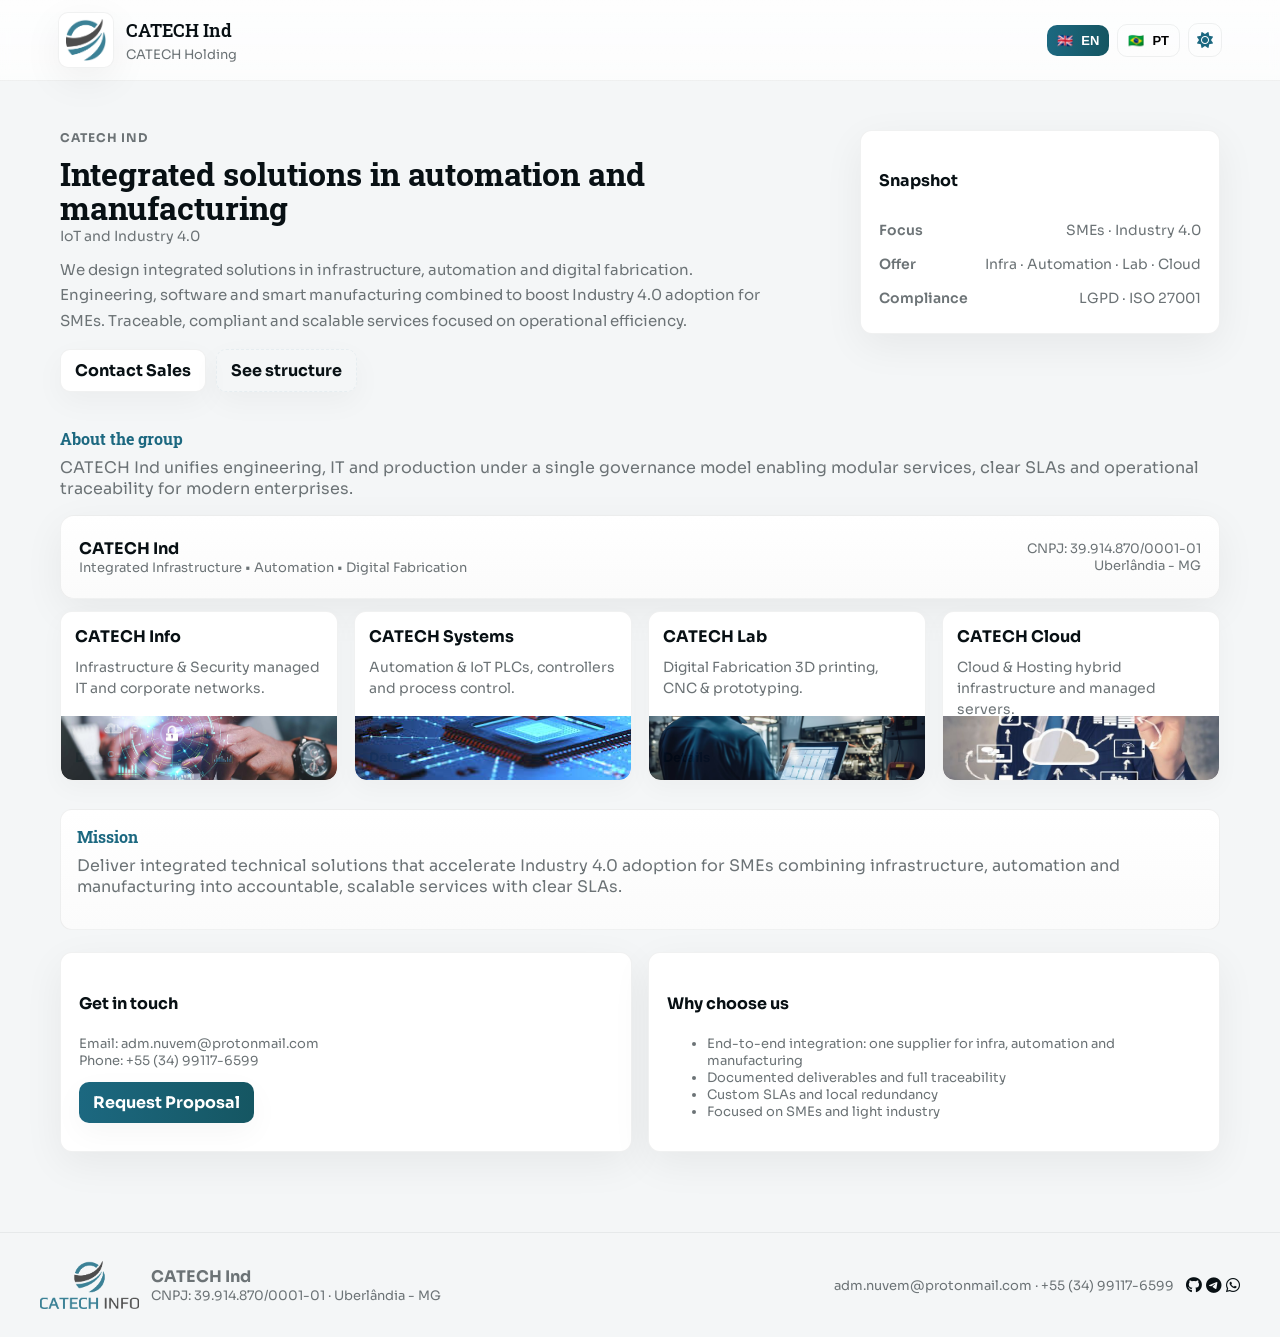
<file: index.html>
<!doctype html>
<html lang="en">
<head>
  <meta charset="utf-8" />
  <meta name="viewport" content="width=device-width,initial-scale=1" />
  <title data-i18n="title">CATECH Ind — Infraestrutura, Automação & Fabricação Digital</title>
  <meta name="description" content="CATECH Ind — soluções integradas para Indústria 4.0: infraestrutura, automação, fabricação digital e cloud. PMEs e indústria leve." />
  <link href="https://fonts.googleapis.com/css2?family=Sora:wght@300;400;600&family=Roboto+Slab:wght@400;600&display=swap" rel="stylesheet">
  <link rel="stylesheet" href="https://cdnjs.cloudflare.com/ajax/libs/font-awesome/6.4.0/css/all.min.css" crossorigin="anonymous" />
  <style>
    :root{
      --bg: #f4f6f7;
      --panel: #ffffff;
      --text: #081014;
      --muted: #6c7376;
      --petrol: #1c6880;
      --petrol-2: #155662;
      --soft-border: rgba(8,16,18,0.06);
      --glass: rgba(28,104,128,0.06);
      --radius: 12px;
      --maxw: 1200px;
      --shadow: 0 12px 40px rgba(6,12,14,0.06);
      --sans: 'Sora', system-ui, -apple-system, "Segoe UI", Roboto, "Helvetica Neue", Arial;
      --serif: 'Roboto Slab', serif;
    }
    body[data-theme="dark"]{
      --bg: #071019;
      --panel: #0c1113;
      --text: #e9f6f6;
      --muted: #97a3a5;
      --soft-border: rgba(255,255,255,0.04);
      --glass: rgba(255,255,255,0.1);
      --shadow: 0 10px 40px rgba(0,0,0,0.6);
    }
    *{box-sizing:border-box}
    html,body{height:100%;margin:0;background:var(--bg);color:var(--text);font-family:var(--sans);-webkit-font-smoothing:antialiased}
    a{color:inherit;text-decoration:none}
    img{max-width:100%;display:block}
    header.site {
      position:fixed;top:0;left:0;right:0;z-index:1400;
      background: linear-gradient(180deg, rgba(255,255,255,0.86), rgba(255,255,255,0.72));
      border-bottom:1px solid var(--soft-border);
      backdrop-filter: blur(6px);
    }
    body[data-theme="dark"] header.site {
      background: linear-gradient(180deg, rgba(7,16,25,0.85), rgba(7,16,25,0.75));
    }
    .header-inner{max-width:var(--maxw);margin:0 auto;padding:12px 18px;display:flex;align-items:center;justify-content:space-between;gap:12px}
    .brand{display:flex;align-items:center;gap:12px}
    .logo{width:56px;height:56px;border-radius:10px;padding:6px;background:var(--panel);border:1px solid var(--soft-border);box-shadow:var(--shadow);display:flex;align-items:center;justify-content:center}
    .logo img{height:100%;width:auto}
    .titles h1{margin:0;font-size:18px;font-family:var(--serif);font-weight:600}
    .titles p{margin:0;color:var(--muted);font-size:13px;margin-top:4px}
    .controls{display:flex;align-items:center;gap:8px}
    .lang-btn{display:inline-flex;align-items:center;gap:8px;padding:8px 10px;border-radius:10px;border:1px solid var(--soft-border);background:transparent;cursor:pointer;font-weight:700;font-size:13px}
    .lang-btn[aria-pressed="true"]{background:linear-gradient(90deg,var(--petrol),var(--petrol-2));color:white;border:0}
    .theme-btn{display:inline-flex;align-items:center;gap:8px;padding:8px;border-radius:10px;border:1px solid var(--soft-border);background:transparent;cursor:pointer;font-weight:700}
    .theme-btn i{font-size:16px;color:var(--petrol)}
    main.container{max-width:var(--maxw);margin:110px auto 60px;padding:20px}
    .hero{display:grid;grid-template-columns:1fr 360px;gap:28px;align-items:start}
    @media (max-width:980px){ .hero{grid-template-columns:1fr} }
    .eyebrow{font-size:12px;color:var(--muted);font-weight:700;text-transform:uppercase;letter-spacing:0.9px}
    .lead-title{font-family:var(--serif);font-size:32px;margin:12px 0 12px;color:var(--text);line-height:1.05}
    .lead-subtitle{color:var(--muted);font-size:14px;margin: -8px 0 12px;line-height:1.2}
    .lead-sub{color:var(--muted);max-width:66ch;line-height:1.7;margin:0 0 16px;font-size:15px}
    .cta-row{display:flex;gap:10px;flex-wrap:wrap}
    .btn{display:inline-flex;align-items:center;gap:10px;padding:10px 14px;border-radius:10px;border:1px solid var(--soft-border);background:var(--panel);font-weight:700;text-decoration:none;box-shadow:0 10px 30px rgba(8,10,10,0.04)}
    .btn.primary{background:linear-gradient(90deg,var(--petrol),var(--petrol-2));color:white;border:0}
    .btn.ghost{background:transparent;border:1px dashed var(--glass)}
    .aside-card{background:var(--panel);border-radius:12px;padding:18px;border:1px solid var(--soft-border);box-shadow:var(--shadow);min-height:170px}
    .meta .row{display:flex;justify-content:space-between;color:var(--muted);font-size:14px;padding:8px 0}
    .meta .row label{color:var(--muted);font-weight:600}
    .section{margin-top:36px}
    .section-title{font-family:var(--serif);color:var(--petrol);font-size:16px;margin:0 0 8px}
    .section-desc{color:var(--muted);margin:0 0 16px}
    .holding{background:linear-gradient(180deg,var(--panel), #fbfbfb);border-radius:14px;padding:18px;border:1px solid var(--soft-border);display:flex;justify-content:space-between;align-items:center;box-shadow:var(--shadow);cursor:pointer;min-height:84px}
    body[data-theme="dark"] .holding {background:linear-gradient(180deg,var(--panel), #1a1f22);}
    .holding .left{display:flex;gap:12px;align-items:center}
    .subs-grid{display:grid;grid-template-columns:repeat(4,1fr);gap:16px;margin-top:14px}
    @media (max-width:1024px){ .subs-grid{grid-template-columns:repeat(2,1fr)} }
    @media (max-width:640px){ .subs-grid{grid-template-columns:1fr} }
    .sub{background:var(--panel);padding:14px;border-radius:12px;border:1px solid var(--soft-border);box-shadow:0 8px 24px rgba(8,10,10,0.03);cursor:pointer;display:flex;flex-direction:column;justify-content:space-between;min-height:170px;position:relative;overflow:hidden}
    .sub .title{font-weight:700;margin-bottom:10px}
    .sub .blurb{color:var(--muted);font-size:14px;line-height:1.5;margin-bottom:8px}
    .sub .cta-small{margin-top:8px;color:var(--petrol);font-weight:700;font-size:13px;display:inline-flex;gap:8px}
    .sub .sub-img{position:absolute;left:0;right:0;bottom:0;height:64px;object-fit:cover;opacity:0.96;border-bottom-left-radius:12px;border-bottom-right-radius:12px;width:100%}
    body[data-theme="dark"] .sub .sub-img {opacity: 0.85;}
    .mission{margin-top:28px;background:linear-gradient(180deg,#ffffff,#fbfbfb);padding:16px;border-radius:12px;border:1px solid var(--soft-border)}
    body[data-theme="dark"] .mission {background:linear-gradient(180deg,#0c1113,#1a1f22);}
    .mission h4{margin:0;font-family:var(--serif);color:var(--petrol)}
    .mission p{color:var(--muted);margin-top:8px}
    .grid-2{display:grid;grid-template-columns:1fr 1fr;gap:16px}
    @media (max-width:800px){ .grid-2{grid-template-columns:1fr} }
    footer.site{margin-top:44px;padding:28px 18px;border-top:1px solid var(--soft-border);background:var(--bg)}
    .footer-inner{max-width:var(--maxw);margin:0 auto;display:flex;justify-content:space-between;align-items:center;gap:12px;flex-wrap:wrap}
    .footer-left{display:flex;gap:12px;align-items:center;color:var(--muted)}
    .footer-left img{height:48px;width:auto}
    .footer-right{display:flex;align-items:center;gap:12px}
    .modal-backdrop{position:fixed;inset:0;display:none;align-items:center;justify-content:center;background:rgba(6,8,9,0.5);z-index:1600;padding:20px}
    body[data-theme="dark"] .modal-backdrop {background: rgba(0,0,0,0.7);}
    .modal{width:100%;max-width:860px;background:var(--panel);padding:20px;border-radius:12px;border:1px solid var(--soft-border);box-shadow:0 40px 120px rgba(8,10,10,0.12)}
    .modal h3{margin:0 0 8px;font-family:var(--serif)}
    .modal p{color:var(--muted);line-height:1.6}
    .modal .close{position:absolute;right:18px;top:14px;background:transparent;border:none;font-size:20px;cursor:pointer;color:var(--muted)}
    .small{font-size:13px;color:var(--muted)}
    .visually-hidden{position:absolute;left:-9999px;top:auto;width:1px;height:1px;overflow:hidden}
    .btn:hover {transform: translateY(-2px); transition: transform 0.2s ease;}
    .sub:hover, .holding:hover {box-shadow: 0 12px 40px rgba(6,12,14,0.12); transition: box-shadow 0.2s ease;}
    body[data-theme="dark"] .sub:hover, body[data-theme="dark"] .holding:hover {box-shadow: 0 12px 40px rgba(0,0,0,0.8);}
  </style>
</head>
<body data-theme="light">
  <header class="site" role="banner" aria-label="Top bar">
    <div class="header-inner">
      <div class="brand" role="img" aria-label="CATECH logo">
        <div class="logo"><img src="logo.png" alt="CATECH logo"></div>
        <div class="titles">
          <h1 data-i18n="brand_main">CATECH Ind</h1>
          <p data-i18n="brand_sub" class="small muted">CATECH Holding</p>
        </div>
      </div>
      <div class="controls" role="navigation" aria-label="Top controls">
        <button class="lang-btn" id="btn-en" aria-pressed="true" data-lang="en"><span aria-hidden="true">🇬🇧</span> EN</button>
        <button class="lang-btn" id="btn-pt" aria-pressed="false" data-lang="pt"><span aria-hidden="true">🇧🇷</span> PT</button>
        <button class="theme-btn" id="theme-toggle" aria-pressed="false" title="Toggle theme"><i class="fa-solid fa-sun"></i><span class="visually-hidden">Toggle theme</span></button>
      </div>
    </div>
  </header>
  <main class="container" id="main">
    <section class="hero" aria-labelledby="lead-title">
      <div class="hero-left">
        <div class="eyebrow" data-i18n="eyebrow">CATECH Ind</div>
        <h2 class="lead-title" id="lead-title" data-i18n="lead_title">Integrated engineering for Industry 4.0</h2>
        <p class="lead-subtitle" data-i18n="lead_subtitle">IoT and Industry 4.0</p>
        <p class="lead-sub" id="lead-sub" data-i18n-html="lead_sub">
          We design integrated solutions in infrastructure, automation and digital fabrication. Engineering, software and smart manufacturing combined to boost Industry 4.0 adoption for SMEs. Traceable, compliant and scalable services focused on operational efficiency.
        </p>
        <div class="cta-row" role="group" aria-label="Primary actions">
          <a class="btn" id="btn-contact" href="mailto:adm.nuvem@protonmail.com" data-i18n="btn_contact">Contact Sales</a>
          <a class="btn ghost" id="btn-structure" href="#organogram" data-i18n="btn_structure">See structure</a>
        </div>
      </div>
      <aside class="aside-card" aria-labelledby="snapshot-title">
        <h4 id="snapshot-title" data-i18n="snapshot_title">Snapshot</h4>
        <div class="meta" role="list">
          <div class="row"><label data-i18n="meta_focus_label">Focus</label><span id="meta-focus" data-i18n="meta_focus">SMEs · Industry 4.0</span></div>
          <div class="row"><label data-i18n="meta_offer_label">Offer</label><span id="meta-offer" data-i18n="meta_offer">Infrastructure · Automation · Lab · Cloud</span></div>
          <div class="row"><label data-i18n="meta_comp_label">Compliance</label><span id="meta-comp" data-i18n="meta_comp">LGPD · ISO 27001</span></div>
        </div>
      </aside>
    </section>
    <section class="section" id="organogram" aria-label="Organizational structure">
      <h3 class="section-title" data-i18n="about_title">About the group</h3>
      <p class="section-desc" id="about-desc" data-i18n="about_desc">CATECH Ind unifies engineering, IT and production under a single governance model enabling modular services, clear SLAs and operational traceability for modern enterprises.</p>
      <div style="margin-top:12px">
        <div class="holding" id="holding-block" tabindex="0" role="button" aria-label="Open CATECH Ind details">
          <div class="left">
            <div style="display:flex;flex-direction:column">
              <strong id="holding-name" data-i18n="holding_name">CATECH Ind</strong>
              <div class="muted small" id="holding-sub" data-i18n="holding_sub">Integrated Infrastructure • Automation • Digital Fabrication</div>
            </div>
          </div>
          <div style="text-align:right" class="small muted">
            <div id="holding-cnpj" data-i18n="holding_cnpj">CNPJ: 39.914.870/0001-01</div>
            <div id="holding-city" data-i18n="holding_city">Uberlândia - MG</div>
          </div>
        </div>
        <div class="subs-grid" role="list" aria-label="Subsidiaries list" style="margin-top:12px">
          <div class="sub" data-key="info" tabindex="0" role="button" aria-label="Open CATECH Info details">
            <div>
              <div class="title" id="info-title" data-i18n="sub_info_title">CATECH Info</div>
              <div class="blurb" id="info-blurb" data-i18n="sub_info_blurb">Infrastructure, security and managed IT services for corporate clients.</div>
            </div>
            <div class="cta-small" data-i18n="details">Details <i class="fa-solid fa-arrow-up-right-from-square" style="margin-left:6px"></i></div>
            <img src="subsid1.jpg" alt="" class="sub-img" aria-hidden="true">
          </div>
          <div class="sub" data-key="systems" tabindex="0" role="button" aria-label="Open CATECH Systems details">
            <div>
              <div class="title" id="systems-title" data-i18n="sub_systems_title">CATECH Systems</div>
              <div class="blurb" id="systems-blurb" data-i18n="sub_systems_blurb">Automation, PLCs and IoT solutions to optimize operations.</div>
            </div>
            <div class="cta-small" data-i18n="details">Details <i class="fa-solid fa-arrow-up-right-from-square" style="margin-left:6px"></i></div>
            <img src="subsid2.jpg" alt="" class="sub-img" aria-hidden="true">
          </div>
          <div class="sub" data-key="lab" tabindex="0" role="button" aria-label="Open CATECH Lab details">
            <div>
              <div class="title" id="lab-title" data-i18n="sub_lab_title">CATECH Lab</div>
              <div class="blurb" id="lab-blurb" data-i18n="sub_lab_blurb">Digital fabrication: 3D printing, CNC & prototyping.</div>
            </div>
            <div class="cta-small" data-i18n="details">Details <i class="fa-solid fa-arrow-up-right-from-square" style="margin-left:6px"></i></div>
            <img src="subsid3.jpg" alt="" class="sub-img" aria-hidden="true">
          </div>
          <div class="sub" data-key="cloud" tabindex="0" role="button" aria-label="Open CATECH Cloud details">
            <div>
              <div class="title" id="cloud-title" data-i18n="sub_cloud_title">CATECH Cloud</div>
              <div class="blurb" id="cloud-blurb" data-i18n="sub_cloud_blurb">Hybrid cloud, VPS and managed hosting with local redundancy.</div>
            </div>
            <div class="cta-small" data-i18n="details">Details <i class="fa-solid fa-arrow-up-right-from-square" style="margin-left:6px"></i></div>
            <img src="subsid4.jpg" alt="" class="sub-img" aria-hidden="true">
          </div>
        </div>
      </div>
    </section>
    <section class="mission" aria-labelledby="mission-title">
      <h4 id="mission-title" data-i18n="mission_title">Mission</h4>
      <p id="mission-text" data-i18n-html="mission_text" class="muted">
      </p>
    </section>
    <section style="margin-top:22px" aria-label="Contact and CTA">
      <div class="grid-2">
        <div class="aside-card">
          <h4 data-i18n="getintouch_title">Get in touch</h4>
          <p class="muted small" id="getintouch-text" data-i18n-html="getintouch_text">
            Email: <a href="mailto:adm.nuvem@protonmail.com">adm.nuvem@protonmail.com</a><br>
            Phone: <a href="tel:+5534991176599">+55 (34) 99117-6599</a>
          </p>
          <div style="margin-top:12px">
            <a class="btn primary" id="btn-proposal-2" href="mailto:adm.nuvem@protonmail.com" data-i18n="btn_proposal">Request Proposal</a>
          </div>
        </div>
        <div class="aside-card">
          <h4 data-i18n="why_choose_title">Why choose us</h4>
          <ul id="why-choose-list" class="muted small">
          </ul>
        </div>
      </div>
    </section>
  </main>
  <footer class="site" role="contentinfo" aria-label="Footer">
    <div class="footer-inner">
      <div class="footer-left">
        <img src="footer.png" alt="CATECH footer logo">
        <div>
          <div style="font-weight:700" data-i18n="footer_name">CATECH Ind</div>
          <div class="small muted" id="footer-meta" data-i18n="footer_meta">CNPJ: 39.914.870/0001-01 · Uberlândia - MG</div>
        </div>
      </div>
      <div class="footer-right">
        <div class="small muted" id="footer-contact">
          <a href="mailto:adm.nuvem@protonmail.com">adm.nuvem@protonmail.com</a> · <a href="tel:+5534991176599">+55 (34) 99117-6599</a>
        </div>
        <div class="social">
          <a href="https://github.com/Hitice" target="_blank" rel="noopener" aria-label="GitHub"><i class="fa-brands fa-github"></i></a>
          <a href="https://t.me/Hitice" target="_blank" rel="noopener" aria-label="Telegram"><i class="fa-brands fa-telegram"></i></a>
          <a href="https://wa.me/5534991176599" target="_blank" rel="noopener" aria-label="WhatsApp"><i class="fa-brands fa-whatsapp"></i></a>
        </div>
      </div>
    </div>
  </footer>
  <div class="modal-backdrop" id="modal" aria-hidden="true" role="dialog" aria-modal="true">
    <div class="modal" role="document" aria-labelledby="modal-title">
      <button class="close" id="modal-close" aria-label="Close">&times;</button>
      <h3 id="modal-title">Title</h3>
      <p id="modal-intro" class="muted">Intro</p>
      <div id="modal-details"></div>
      <div id="modal-footer" class="small muted" style="margin-top:14px"></div>
    </div>
  </div>
  <script>
    (function(){
      const CONTENT = {
        en: {
          brand_main: "CATECH Ind",
          brand_sub: "CATECH Holding",
          eyebrow: "CATECH Ind",
          lead_title: "Integrated solutions in automation and manufacturing",
          lead_subtitle: "IoT and Industry 4.0",
          lead_sub: "We design integrated solutions in infrastructure, automation and digital fabrication. Engineering, software and smart manufacturing combined to boost Industry 4.0 adoption for SMEs. Traceable, compliant and scalable services focused on operational efficiency.",
          snapshot_title: "Snapshot",
          meta_focus_label: "Focus",
          meta_focus: "SMEs · Industry 4.0",
          meta_offer_label: "Offer",
          meta_offer: "Infra · Automation · Lab · Cloud",
          meta_comp_label: "Compliance",
          meta_comp: "LGPD · ISO 27001",
          about_title: "About the group",
          about_desc: "CATECH Ind unifies engineering, IT and production under a single governance model enabling modular services, clear SLAs and operational traceability for modern enterprises.",
          holding_name: "CATECH Ind",
          holding_sub: "Integrated Infrastructure • Automation • Digital Fabrication",
          holding_cnpj: "CNPJ: 39.914.870/0001-01",
          holding_city: "Uberlândia - MG",
          mission_title: "Mission",
          mission_text: "Deliver integrated technical solutions that accelerate Industry 4.0 adoption for SMEs combining infrastructure, automation and manufacturing into accountable, scalable services with clear SLAs.",
          why_choose_title: "Why choose us",
          why_list: [
            "End-to-end integration: one supplier for infra, automation and manufacturing",
            "Documented deliverables and full traceability",
            "Custom SLAs and local redundancy",
            "Focused on SMEs and light industry"
          ],
          btn_proposal: "Request Proposal",
          btn_contact: "Contact Sales",
          btn_structure: "See structure",
          details: "Details",
          getintouch_title: "Get in touch",
          getintouch_text: 'Email: <a href="mailto:adm.nuvem@protonmail.com">adm.nuvem@protonmail.com</a><br>Phone: <a href="tel:+5534991176599">+55 (34) 99117-6599</a>',
          footer_name: "CATECH Ind",
          footer_meta: "CNPJ: 39.914.870/0001-01 · Uberlândia - MG",
          subs: {
            holding: { title:"CATECH Ind", intro:"A unified industrial group combining engineering, IT and production.", details:"<p><strong>Model:</strong> Centralized governance and modular subsidiaries offering end-to-end solutions with traceability and SLA-backed services.</p><p><strong>Market Fit:</strong> SMEs seeking turnkey Industry 4.0 adoption with lower vendor complexity and regulatory compliance.</p>", footer:"CNPJ: 39.914.870/0001-01 · Uberlândia - MG" },
            info: { title:"CATECH Info", intro:"Infrastructure & Security managed IT and corporate networks.", details:"<p><strong>Services:</strong> Network design, Linux/Windows servers, backups, VPNs, security monitoring, LGPD compliance and SLA operations.</p><p><strong>Clients:</strong> SMEs, healthcare, professional services.</p>", footer:"Contact: adm.nuvem@protonmail.com" },
            systems: { title:"CATECH Systems", intro:"Automation & IoT PLCs, controllers and process control.", details:"<p><strong>Services:</strong> PLC programming, sensor networks, industrial automation, telemetry and integration with enterprise systems.</p><p><strong>Approach:</strong> Modular designs, on-site integration and long-term support.</p>", footer:"On-site integration and commissioning" },
            lab: { title:"CATECH Lab", intro:"Digital Fabrication 3D printing, CNC & prototyping.", details:"<p><strong>Capabilities:</strong> High-precision 3D printing, CNC machining, prototyping and small-batch manufacturing with engineering support.</p><p><strong>Use cases:</strong> Medical/dental parts, industrial prototypes, custom mechanical components.</p>", footer:"Prototyping & small-batch production" },
            cloud: { title:"CATECH Cloud", intro:"Cloud & Hosting hybrid infrastructure and managed servers.", details:"<p><strong>Services:</strong> Private/hybrid cloud, VPS, backups, managed hosting with local redundancy and enterprise monitoring.</p><p><strong>Benefits:</strong> Data sovereignty, resilience and improved RTO/RPO.</p>", footer:"Hybrid hosting with local redundancy" }
          }
        },
        pt: {
          brand_main: "CATECH Ind",
          brand_sub: "CATECH Holding",
          eyebrow: "CATECH Ind",
          lead_title: "Soluções integradas em automação e manufatura",
          lead_subtitle: "IoT e Indústria 4.0",
          lead_sub: "Desenvolvemos soluções integradas em infraestrutura, automação e fabricação digital. Engenharia, software e manufatura inteligente combinados para impulsionar a Indústria 4.0 em PMEs. Serviços rastreáveis, conformes e escaláveis, com foco em eficiência operacional.",
          snapshot_title: "Resumo",
          meta_focus_label: "Foco",
          meta_focus: "PMEs · Indústria 4.0",
          meta_offer_label: "Oferta",
          meta_offer: "Infra · Automação · Lab · Nuvem",
          meta_comp_label: "Conformidade",
          meta_comp: "LGPD · ISO 27001",
          about_title: "Sobre o grupo",
          about_desc: "A CATECH Ind reúne engenharia, TI e produção em um modelo de governança único permitindo serviços modulares, SLAs claros e rastreabilidade operacional para empresas modernas.",
          holding_name: "CATECH Ind",
          holding_sub: "Infraestrutura Integrada • Automação • Fabricação Digital",
          holding_cnpj: "CNPJ: 39.914.870/0001-01",
          holding_city: "Uberlândia - MG",
          mission_title: "Missão",
          mission_text: "Entregar soluções técnicas integradas que acelerem a adoção da Indústria 4.0 em PMEs combinando infraestrutura, automação e manufatura em serviços escaláveis e responsáveis, com SLAs claros.",
          why_choose_title: "Por que nos escolher",
          why_list: [
            "Integração ponta a ponta: único fornecedor para infraestrutura, automação e fabricação",
            "Entregas documentadas e rastreabilidade completa",
            "SLAs personalizados e redundância local",
            "Foco em PMEs e indústria leve"
          ],
          btn_proposal: "Solicitar Proposta",
          btn_contact: "Contato Comercial",
          btn_structure: "Ver estrutura",
          details: "Detalhes",
          getintouch_title: "Fale conosco",
          getintouch_text: 'Email: <a href="mailto:adm.nuvem@protonmail.com">adm.nuvem@protonmail.com</a><br>Telefone: <a href="tel:+5534991176599">+55 (34) 99117-6599</a>',
          footer_name: "CATECH Ind",
          footer_meta: "CNPJ: 39.914.870/0001-01 · Uberlândia - MG",
          subs: {
            holding: { title:"CATECH Ind", intro:"Grupo industrial unificado que combina engenharia, TI e produção.", details:"<p><strong>Modelo:</strong> Governança centralizada e subsidiárias modulares que entregam soluções ponta-a-ponta com rastreabilidade e serviços respaldados por SLA.</p><p><strong>Adequação:</strong> PMEs que buscam adoção turnkey da Indústria 4.0 com menor complexidade de fornecedores e conformidade regulatória.</p>", footer:"CNPJ: 39.914.870/0001-01 · Uberlândia - MG" },
            info: { title:"CATECH Info", intro:"Infraestrutura & Segurança TI gerenciada e redes corporativas.", details:"<p><strong>Serviços:</strong> Projetos de rede, servidores Linux/Windows, backups, VPNs, monitoramento de segurança, conformidade LGPD e operações em SLA.</p><p><strong>Clientes:</strong> PMEs, saúde e serviços profissionais.</p>", footer:"Contato: adm.nuvem@protonmail.com" },
            systems: { title:"CATECH Systems", intro:"Automação & IoT CLPs, controladores e controle de processos.", details:"<p><strong>Serviços:</strong> Programação de CLPs, redes de sensores, automação industrial, telemetria e integração com sistemas corporativos.</p><p><strong>Abordagem:</strong> Designs modulares, integração in loco e suporte de longo prazo.</p>", footer:"Integração e comissionamento in loco" },
            lab: { title:"CATECH Lab", intro:"Fabricação Digital impressão 3D, CNC e prototipagem.", details:"<p><strong>Capacidades:</strong> Impressão 3D de alta precisão, usinagem CNC, prototipagem e produção em pequenos lotes com suporte de engenharia.</p><p><strong>Casos:</strong> Peças médicas/odontológicas, protótipos industriais e componentes mecânicos sob medida.</p>", footer:"Prototipagem e produção em pequenos lotes" },
            cloud: { title:"CATECH Cloud", intro:"Cloud & Hospedagem infraestrutura híbrida e servidores gerenciados.", details:"<p><strong>Serviços:</strong> Nuvem privada/híbrida, VPS, backups, hospedagem gerenciada com redundância local e monitoramento empresarial.</p><p><strong>Benefícios:</strong> Soberania de dados, resiliência e RTO/RPO otimizados.</p>", footer:"Hospedagem híbrida com redundância local" }
          }
        }
      };
      const refs = {
        btnEN: document.getElementById('btn-en'),
        btnPT: document.getElementById('btn-pt'),
        themeBtn: document.getElementById('theme-toggle'),
        body: document.body,
        modalWrap: document.getElementById('modal'),
        modalTitle: document.getElementById('modal-title'),
        modalIntro: document.getElementById('modal-intro'),
        modalDetails: document.getElementById('modal-details'),
        modalFooter: document.getElementById('modal-footer'),
        modalClose: document.getElementById('modal-close'),
        subs: document.querySelectorAll('.sub'),
        holding: document.getElementById('holding-block')
      };
      let LANG = localStorage.getItem('catech_lang') || 'en';
      let THEME = localStorage.getItem('catech_theme') || 'light';
      function translateAll(lang) {
        if (!CONTENT[lang]) lang = 'en';
        const pack = CONTENT[lang];
        document.querySelectorAll('[data-i18n]').forEach(el => {
          const key = el.getAttribute('data-i18n');
          if (pack[key] !== undefined) el.textContent = pack[key];
        });
        document.querySelectorAll('[data-i18n-html]').forEach(el => {
          const key = el.getAttribute('data-i18n-html');
          if (pack[key] !== undefined) el.innerHTML = pack[key];
        });
        const m = pack.mission_text || pack.mission;
        if (m) {
          const missionNode = document.getElementById('mission-text');
          missionNode.textContent = m;
        }
        const whyChooseList = document.getElementById('why-choose-list');
        whyChooseList.innerHTML = (pack.why_list || pack.why || []).map(i => `<li>${i}</li>`).join('');
        const subs = ['info','systems','lab','cloud','holding'];
        subs.forEach(k => {
          const s = pack.subs && pack.subs[k];
          if (!s) return;
          if (k === 'holding') {
            const hn = document.getElementById('holding-name');
            const hs = document.getElementById('holding-sub');
            if (hn) hn.textContent = s.title;
            if (hs) hs.textContent = pack.holding_sub || s.title;
          } else {
            const title = document.getElementById(k + '-title');
            const blurb = document.getElementById(k + '-blurb');
            if (title) title.textContent = s.title;
            if (blurb) blurb.textContent = s.intro;
          }
        });
        const footerMeta = document.getElementById('footer-meta');
        if (footerMeta) footerMeta.textContent = pack.footer_meta || pack.subs.holding.footer;
        const aboutDesc = document.getElementById('about-desc');
        if (aboutDesc) aboutDesc.textContent = pack.about_desc || '';
        const btns = [
          {id:'btn-proposal-2', key:'btn_proposal'},
          {id:'btn-contact', key:'btn_contact'},
          {id:'btn-structure', key:'btn_structure'}
        ];
        btns.forEach(b => {
          const el = document.getElementById(b.id);
          if (el && pack[b.key]) el.textContent = pack[b.key];
        });
        const metaFocus = document.getElementById('meta-focus');
        const metaOffer = document.getElementById('meta-offer');
        const metaComp = document.getElementById('meta-comp');
        if (metaFocus) metaFocus.textContent = pack.meta_focus;
        if (metaOffer) metaOffer.textContent = pack.meta_offer;
        if (metaComp) metaComp.textContent = pack.meta_comp;
        const leadTitle = document.getElementById('lead-title');
        const leadSub = document.getElementById('lead-sub');
        if (leadTitle) leadTitle.textContent = pack.lead_title;
        if (leadSub) leadSub.textContent = pack.lead_sub;
        const getintouchText = document.getElementById('getintouch-text');
        if (getintouchText) getintouchText.innerHTML = pack.getintouch_text || '';
        document.querySelectorAll('.lang-btn').forEach(btn => {
          btn.setAttribute('aria-pressed', btn.dataset.lang === lang ? 'true' : 'false');
        });
        LANG = lang;
        localStorage.setItem('catech_lang', lang);
      }
      function applyTheme(t) {
        THEME = t === 'dark' ? 'dark' : 'light';
        document.body.setAttribute('data-theme', THEME);
        localStorage.setItem('catech_theme', THEME);
        const ic = document.getElementById('theme-toggle');
        if (THEME === 'dark') ic.innerHTML = '<i class="fa-solid fa-moon"></i>';
        else ic.innerHTML = '<i class="fa-solid fa-sun"></i>';
        ic.setAttribute('aria-pressed', THEME === 'dark');
      }
      function openModal(key){
        const pack = CONTENT[LANG];
        const entry = pack && pack.subs && pack.subs[key];
        if (!entry) return;
        refs.modalTitle.innerHTML = entry.title;
        refs.modalIntro.innerHTML = entry.intro;
        refs.modalDetails.innerHTML = entry.details;
        refs.modalFooter.innerHTML = entry.footer || '';
        refs.modalWrap.style.display = 'flex';
        refs.modalWrap.setAttribute('aria-hidden','false');
        document.body.style.overflow = 'hidden';
        refs.modalClose.focus();
      }
      function closeModal(){
        refs.modalWrap.style.display = 'none';
        refs.modalWrap.setAttribute('aria-hidden','true');
        document.body.style.overflow = '';
        refs.modalTitle.innerHTML = '';
        refs.modalIntro.innerHTML = '';
        refs.modalDetails.innerHTML = '';
        refs.modalFooter.innerHTML = '';
      }
      refs.btnEN.addEventListener('click', () => translateAll('en'));
      refs.btnPT.addEventListener('click', () => translateAll('pt'));
      refs.themeBtn.addEventListener('click', () => {
        applyTheme(document.body.getAttribute('data-theme') === 'dark' ? 'light' : 'dark');
      });
      document.querySelectorAll('.sub').forEach(s => {
        s.addEventListener('click', () => openModal(s.dataset.key));
        s.addEventListener('keydown', e => { if (e.key === 'Enter' || e.key === ' ') openModal(s.dataset.key); });
      });
      refs.holding.addEventListener('click', () => openModal('holding'));
      refs.holding.addEventListener('keydown', e => { if (e.key === 'Enter' || e.key === ' ') openModal('holding'); });
      refs.modalClose.addEventListener('click', closeModal);
      refs.modalWrap.addEventListener('click', (e) => { if (e.target === refs.modalWrap) closeModal(); });
      document.addEventListener('keydown', (e) => { if (e.key === 'Escape') closeModal(); });
      try { translateAll(LANG); } catch(e) { translateAll('en'); }
      try { applyTheme(THEME); } catch(e) { applyTheme('light'); }
      document.addEventListener('keydown', function onFirstTab(e) {
        if (e.key === 'Tab') {
          document.documentElement.classList.add('user-is-tabbing');
          window.removeEventListener('keydown', onFirstTab);
        }
      });
      window.CATECH = { translateAll, applyTheme, openModal, closeModal };
    })();
  </script>
</body>
</html>
</file>
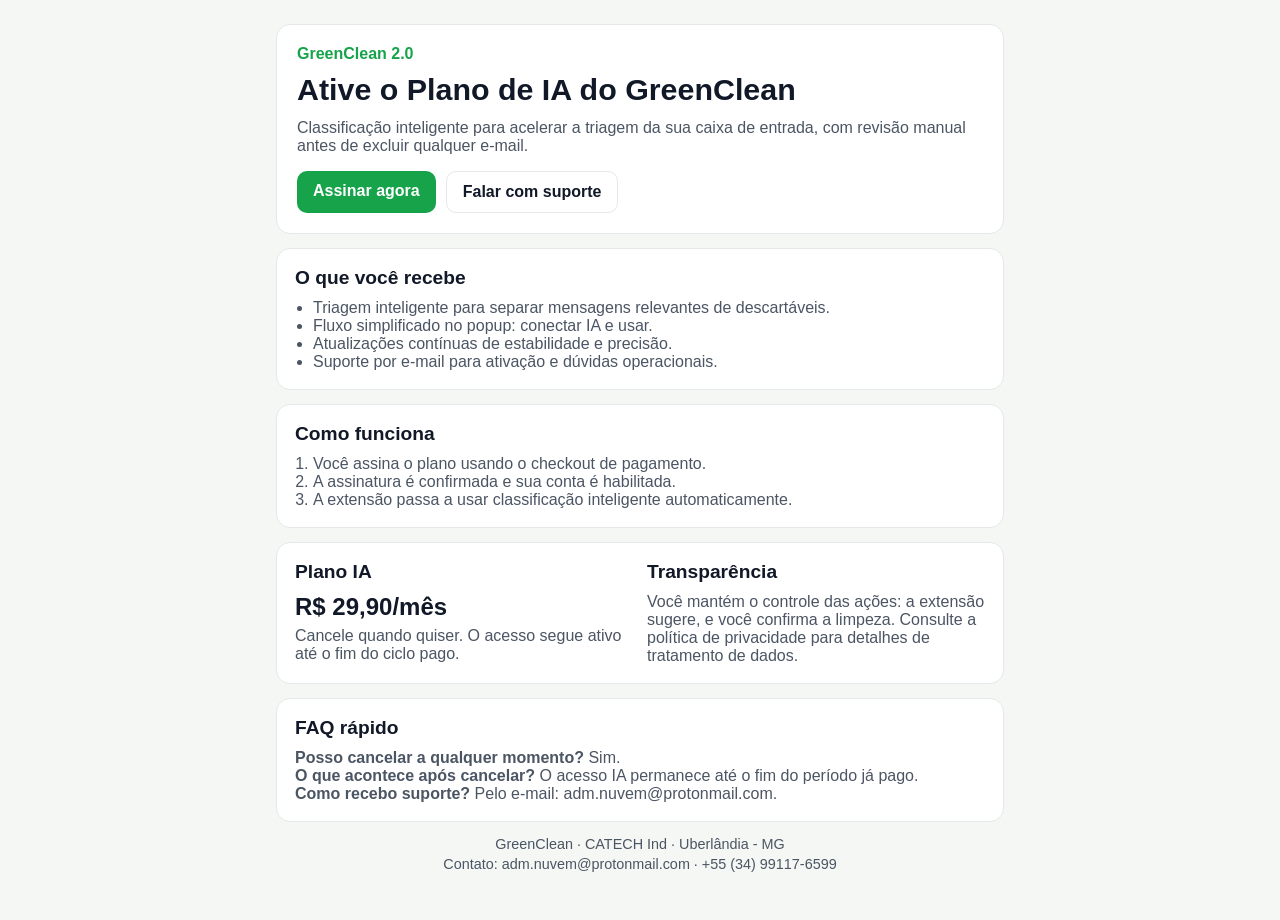
<file: services/index.html>
<!doctype html>
<html lang="pt-BR">
  <head>
    <meta charset="UTF-8" />
    <meta name="viewport" content="width=device-width, initial-scale=1.0" />
    <title>GreenClean IA | Aquisição do Plano</title>
    <meta name="description" content="Ative o Plano de IA do GreenClean e acelere a limpeza da caixa de entrada com classificação inteligente." />
    <link rel="stylesheet" href="./style.css" />
  </head>
  <body>
    <main class="container">
      <header class="hero">
        <p class="tag">GreenClean 2.0</p>
        <h1>Ative o Plano de IA do GreenClean</h1>
        <p class="subtitle">
          Classificação inteligente para acelerar a triagem da sua caixa de entrada,
          com revisão manual antes de excluir qualquer e-mail.
        </p>
        <div class="actions">
          <a class="btn btn-primary" href="https://www.asaas.com/" target="_blank" rel="noopener">Assinar agora</a>
          <a class="btn btn-secondary" href="mailto:adm.nuvem@protonmail.com">Falar com suporte</a>
        </div>
      </header>

      <section class="card">
        <h2>O que você recebe</h2>
        <ul>
          <li>Triagem inteligente para separar mensagens relevantes de descartáveis.</li>
          <li>Fluxo simplificado no popup: conectar IA e usar.</li>
          <li>Atualizações contínuas de estabilidade e precisão.</li>
          <li>Suporte por e-mail para ativação e dúvidas operacionais.</li>
        </ul>
      </section>

      <section class="card">
        <h2>Como funciona</h2>
        <ol>
          <li>Você assina o plano usando o checkout de pagamento.</li>
          <li>A assinatura é confirmada e sua conta é habilitada.</li>
          <li>A extensão passa a usar classificação inteligente automaticamente.</li>
        </ol>
      </section>

      <section class="card split">
        <div>
          <h2>Plano IA</h2>
          <p class="price">R$ 29,90/mês</p>
          <p>Cancele quando quiser. O acesso segue ativo até o fim do ciclo pago.</p>
        </div>
        <div>
          <h2>Transparência</h2>
          <p>
            Você mantém o controle das ações: a extensão sugere, e você confirma a limpeza.
            Consulte a política de privacidade para detalhes de tratamento de dados.
          </p>
        </div>
      </section>

      <section class="card">
        <h2>FAQ rápido</h2>
        <p><strong>Posso cancelar a qualquer momento?</strong> Sim.</p>
        <p><strong>O que acontece após cancelar?</strong> O acesso IA permanece até o fim do período já pago.</p>
        <p><strong>Como recebo suporte?</strong> Pelo e-mail: adm.nuvem@protonmail.com.</p>
      </section>

      <footer class="footer">
        <p>GreenClean · CATECH Ind · Uberlândia - MG</p>
        <p>Contato: adm.nuvem@protonmail.com · +55 (34) 99117-6599</p>
      </footer>
    </main>
  </body>
</html>
</file>
<file: services/style.css>
:root {
  --bg: #f4f7f4;
  --surface: #ffffff;
  --text: #111827;
  --muted: #4b5563;
  --primary: #16a34a;
  --primary-hover: #15803d;
  --border: #e5e7eb;
}

* {
  box-sizing: border-box;
}

body {
  margin: 0;
  font-family: Outfit, Arial, sans-serif;
  background: var(--bg);
  color: var(--text);
}

.container {
  max-width: 760px;
  margin: 0 auto;
  padding: 24px 16px 48px;
  display: grid;
  gap: 14px;
}

.hero {
  background: var(--surface);
  border: 1px solid var(--border);
  border-radius: 14px;
  padding: 20px;
}

.tag {
  margin: 0 0 8px;
  color: var(--primary);
  font-weight: 700;
}

h1 {
  margin: 0;
  font-size: 1.9rem;
  line-height: 1.2;
}

.subtitle {
  margin-top: 12px;
  color: var(--muted);
}

.actions {
  display: flex;
  gap: 10px;
  flex-wrap: wrap;
  margin-top: 16px;
}

.btn {
  text-decoration: none;
  border-radius: 10px;
  font-weight: 700;
  padding: 11px 16px;
}

.btn-primary {
  background: var(--primary);
  color: #fff;
}

.btn-primary:hover {
  background: var(--primary-hover);
}

.btn-secondary {
  border: 1px solid var(--border);
  color: var(--text);
  background: #fff;
}

.card {
  background: var(--surface);
  border: 1px solid var(--border);
  border-radius: 14px;
  padding: 18px;
}

.split {
  display: grid;
  gap: 14px;
}

h2 {
  margin-top: 0;
  margin-bottom: 10px;
  font-size: 1.2rem;
}

ol {
  margin: 0;
  padding-left: 18px;
  color: var(--muted);
}

ul {
  margin: 0;
  padding-left: 18px;
  color: var(--muted);
}

p {
  margin: 0;
  color: var(--muted);
}

.price {
  font-size: 1.5rem;
  font-weight: 800;
  color: var(--text);
  margin-bottom: 6px;
}

.footer {
  text-align: center;
  display: grid;
  gap: 4px;
  font-size: 0.9rem;
}

@media (min-width: 760px) {
  .split {
    grid-template-columns: 1fr 1fr;
  }
}
</file>
